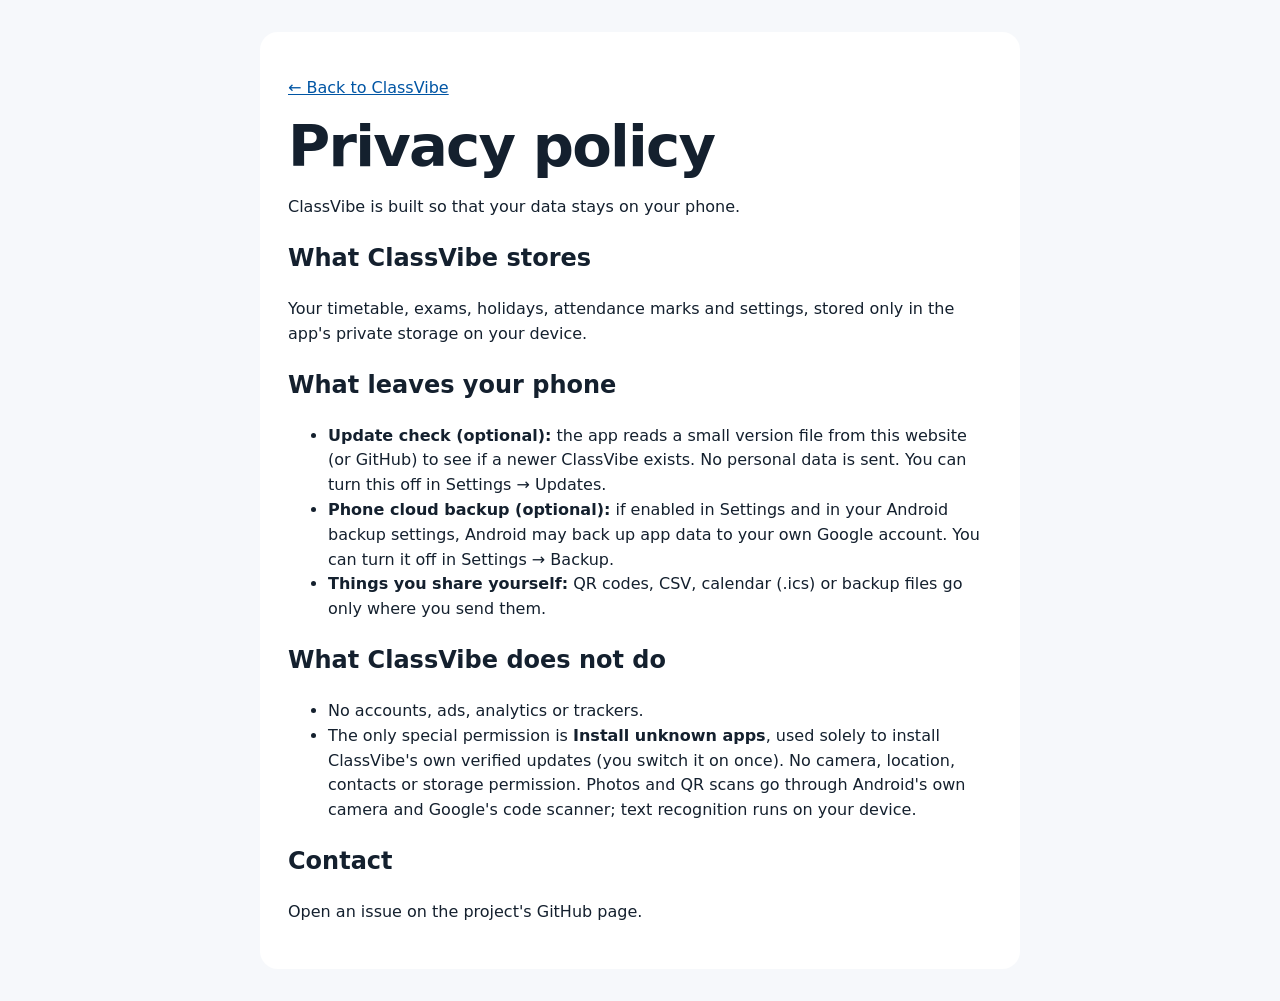
<file: site/privacy.html>
<!DOCTYPE html>
<html lang="en">
<head>
  <meta charset="utf-8">
  <meta name="viewport" content="width=device-width, initial-scale=1">
  <title>ClassVibe – Privacy policy</title>
  <link rel="stylesheet" href="style.css">
</head>
<body>
  <main class="doc">
    <p><a href="./">← Back to ClassVibe</a></p>
    <h1>Privacy policy</h1>
    <p>ClassVibe is built so that your data stays on your phone.</p>
    <h2>What ClassVibe stores</h2>
    <p>Your timetable, exams, holidays, attendance marks and settings, stored only in the app's private storage on your device.</p>
    <h2>What leaves your phone</h2>
    <ul>
      <li><b>Update check (optional):</b> the app reads a small version file from this website (or GitHub) to see if a newer ClassVibe exists. No personal data is sent. You can turn this off in Settings → Updates.</li>
      <li><b>Phone cloud backup (optional):</b> if enabled in Settings and in your Android backup settings, Android may back up app data to your own Google account. You can turn it off in Settings → Backup.</li>
      <li><b>Things you share yourself:</b> QR codes, CSV, calendar (.ics) or backup files go only where you send them.</li>
    </ul>
    <h2>What ClassVibe does not do</h2>
    <ul>
      <li>No accounts, ads, analytics or trackers.</li>
      <li>The only special permission is <b>Install unknown apps</b>, used solely to install ClassVibe's own verified updates (you switch it on once). No camera, location, contacts or storage permission. Photos and QR scans go through Android's own camera and Google's code scanner; text recognition runs on your device.</li>
    </ul>
    <h2>Contact</h2>
    <p>Open an issue on the project's GitHub page.</p>
  </main>
</body>
</html>
</file>
<file: site/style.css>
:root {
  --blue: #0055A4;
  --blue-dark: #003D78;
  --orange: #FF8C1A;
  --ink: #14202E;
  --muted: #5A6878;
  --bg: #F6F8FB;
  --card: #FFFFFF;
}
* { box-sizing: border-box; }
html { -webkit-text-size-adjust: 100%; }
body {
  margin: 0;
  font-family: system-ui, -apple-system, "Segoe UI", Roboto, sans-serif;
  color: var(--ink);
  background: var(--bg);
  line-height: 1.55;
}
.wrap { max-width: 1040px; margin: 0 auto; padding: 0 20px; }
a { color: var(--blue); }

.hero { background: linear-gradient(160deg, var(--blue) 0%, var(--blue-dark) 100%); color: #fff; padding-bottom: 56px; }
.nav { display: flex; justify-content: space-between; align-items: center; padding-top: 18px; padding-bottom: 18px; }
.logo { font-weight: 900; font-size: 1.35rem; letter-spacing: -0.02em; display: inline-flex; align-items: center; gap: 10px; }
.logo-img { border-radius: 9px; }
.bolt { color: var(--orange); }
.navlink { color: #fff; opacity: .85; text-decoration: none; font-weight: 600; }
.navlink:hover { opacity: 1; }

.hero-grid { display: grid; grid-template-columns: 1.4fr 1fr; gap: 40px; align-items: center; padding-top: 24px; }
h1 { font-size: clamp(2.2rem, 6vw, 3.6rem); line-height: 1.05; margin: 0 0 18px; letter-spacing: -0.03em; }
.accent { color: var(--orange); }
.lead { font-size: 1.15rem; opacity: .92; max-width: 34em; }
.lead em { font-style: normal; background: rgba(255,255,255,.12); padding: 1px 6px; border-radius: 6px; }

.cta { display: flex; flex-wrap: wrap; gap: 12px; margin: 26px 0 10px; }
.btn { display: inline-block; padding: 14px 24px; border-radius: 14px; font-weight: 800; text-decoration: none; font-size: 1.05rem; transition: transform .12s ease; }
.btn:hover { transform: translateY(-2px); }
.btn.primary { background: var(--orange); color: #1A1000; box-shadow: 0 8px 22px rgba(255,140,26,.35); }
.btn.ghost { color: #fff; border: 2px solid rgba(255,255,255,.5); }
.meta { font-size: .92rem; opacity: .8; margin: 0; }

.qr-card { background: #fff; color: var(--ink); border-radius: 24px; padding: 22px; text-align: center; justify-self: center; box-shadow: 0 18px 40px rgba(0,0,0,.25); transform: rotate(2deg); }
.qr-card img { display: block; width: 220px; height: 220px; }
.qr-card p { margin: 10px 0 0; font-weight: 700; }

.features { display: grid; grid-template-columns: repeat(auto-fit, minmax(260px, 1fr)); gap: 16px; margin-top: -28px; }
.card { background: var(--card); border-radius: 18px; padding: 18px 20px; box-shadow: 0 4px 14px rgba(20,32,46,.07); }
.card b { font-size: 1.05rem; }
.card p { margin: 6px 0 0; color: var(--muted); }

section h2 { margin-top: 48px; letter-spacing: -0.02em; }
.install ol { padding-left: 1.3em; }
.install li { margin-bottom: 8px; }
code { background: #E8EEF6; padding: 1px 6px; border-radius: 6px; }

.footer { display: flex; justify-content: space-between; flex-wrap: wrap; gap: 8px; color: var(--muted); font-size: .9rem; padding-top: 40px; padding-bottom: 40px; }

.doc { background: var(--card); border-radius: 18px; padding: 28px; margin: 32px auto; max-width: 760px; }

@media (max-width: 720px) {
  .hero-grid { grid-template-columns: 1fr; }
  .qr-card { display: none; }
  .features { margin-top: 24px; }
}
@media (prefers-color-scheme: dark) {
  :root { --ink: #E6ECF3; --muted: #9AA8B8; --bg: #0B0F14; --card: #151B23; }
  a { color: #5AA2F0; }
  code { background: #1E2833; }
  .qr-card { color: #14202E; }
}
</file>
